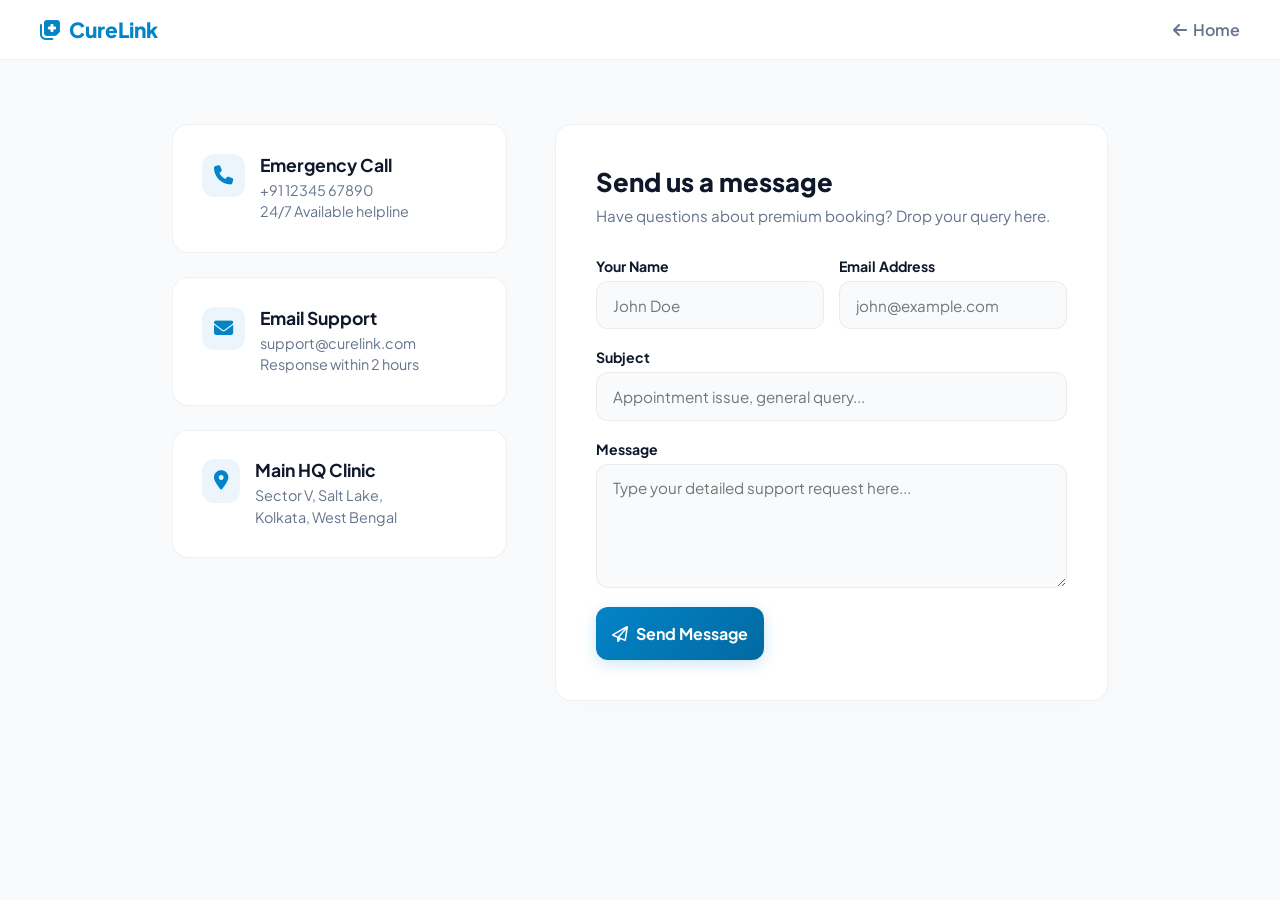
<file: contact.html>
<!DOCTYPE html>
<html lang="en">
<head>
    <meta charset="UTF-8">
    <meta name="viewport" content="width=device-width, initial-scale=1.0">
    <title>Contact Support - CureLink</title>
    <link href="https://fonts.googleapis.com/css2?family=Plus+Jakarta+Sans:wght@400;500;600;700;800&display=swap" rel="stylesheet">
    <link rel="stylesheet" href="https://cdnjs.cloudflare.com/ajax/libs/font-awesome/6.5.2/css/all.min.css">
    
    <style>
        :root {
            --primary: #0284c7;
            --primary-hover: #0369a1;
            --accent: #10b981;
            --bg-color: #f8fafc;
            --surface-color: #ffffff;
            --text-main: #0f172a;
            --text-muted: #64748b;
            --border: rgba(0, 0, 0, 0.06);
            --radius: 16px;
        }

        * { margin: 0; padding: 0; box-sizing: border-box; font-family: 'Plus Jakarta Sans', sans-serif; }
        body { background-color: var(--bg-color); color: var(--text-main); }

        .navbar { background: var(--surface-color); border-bottom: 1px solid var(--border); padding: 1rem 2rem; }
        .nav-container { max-width: 1200px; margin: 0 auto; display: flex; justify-content: space-between; align-items: center; }
        .logo { font-size: 1.3rem; font-weight: 800; color: var(--primary); text-decoration: none; display: flex; align-items: center; gap: 8px; }
        .back-btn { text-decoration: none; color: var(--text-muted); font-weight: 600; display: flex; align-items: center; gap: 6px; }
        .back-btn:hover { color: var(--primary); }

        .container { max-width: 1000px; margin: 4rem auto; padding: 0 2rem; display: grid; grid-template-columns: 1.2fr 1.8fr; gap: 3rem; }

        /* Left Column: Contact Cards */
        .info-sidebar { display: flex; flex-direction: column; gap: 1.5rem; }
        .info-card { background: var(--surface-color); padding: 1.8rem; border-radius: var(--radius); border: 1px solid var(--border); display: flex; gap: 15px; align-items: flex-start; }
        .info-card i { background: rgba(2, 132, 199, 0.08); color: var(--primary); padding: 12px; border-radius: 12px; font-size: 1.2rem; }
        .info-card h4 { font-size: 1.1rem; font-weight: 700; margin-bottom: 4px; }
        .info-card p { color: var(--text-muted); font-size: 0.9rem; line-height: 1.5; }

        /* Right Column: Contact Form */
        .contact-form-wrapper { background: var(--surface-color); padding: 2.5rem; border-radius: var(--radius); border: 1px solid var(--border); box-shadow: 0 10px 25px rgba(0,0,0,0.01); }
        .contact-form-wrapper h2 { font-size: 1.6rem; font-weight: 800; margin-bottom: 0.5rem; }
        .contact-form-wrapper p { color: var(--text-muted); font-size: 0.95rem; margin-bottom: 2rem; }

        .form-group { margin-bottom: 1.2rem; display: flex; flex-direction: column; gap: 6px; }
        .form-row { display: grid; grid-template-columns: 1fr 1fr; gap: 15px; }
        .form-group label { font-size: 0.88rem; font-weight: 700; }
        .form-group input, .form-group textarea { padding: 0.85rem 1rem; border-radius: 12px; border: 1px solid var(--border); background: #f8fafc; font-size: 0.95rem; outline: none; }
        .form-group input:focus, .form-group textarea:focus { border-color: var(--primary); background: #fff; box-shadow: 0 0 0 4px rgba(2, 132, 199, 0.06); }

        .send-btn { padding: 1rem; border: none; border-radius: 12px; background: linear-gradient(135deg, var(--primary), var(--primary-hover)); color: white; font-size: 1rem; font-weight: 700; cursor: pointer; display: flex; align-items: center; justify-content: center; gap: 8px; box-shadow: 0 4px 15px rgba(2, 132, 199, 0.2); }
        .send-btn:hover { transform: translateY(-2px); box-shadow: 0 6px 20px rgba(2, 132, 199, 0.3); }

        @media (max-width: 768px) { .container { grid-template-columns: 1fr; } .form-row { grid-template-columns: 1fr; gap: 0; } }
    </style>
</head>
<body>

    <header class="navbar">
        <div class="nav-container">
            <a href="index.html" class="logo"><i class="fa-solid fa-notes-medical"></i> CureLink</a>
            <a href="index.html" class="back-btn"><i class="fa-solid fa-arrow-left"></i> Home</a>
        </div>
    </header>

    <main class="container">
        <div class="info-sidebar">
            <div class="info-card">
                <i class="fa-solid fa-phone"></i>
                <div>
                    <h4>Emergency Call</h4>
                    <p>+91 12345 67890<br>24/7 Available helpline</p>
                </div>
            </div>
            <div class="info-card">
                <i class="fa-solid fa-envelope"></i>
                <div>
                    <h4>Email Support</h4>
                    <p>support@curelink.com<br>Response within 2 hours</p>
                </div>
            </div>
            <div class="info-card">
                <i class="fa-solid fa-location-dot"></i>
                <div>
                    <h4>Main HQ Clinic</h4>
                    <p>Sector V, Salt Lake,<br>Kolkata, West Bengal</p>
                </div>
            </div>
        </div>

        <div class="contact-form-wrapper">
            <h2>Send us a message</h2>
            <p>Have questions about premium booking? Drop your query here.</p>
            
            <form id="contactForm">
                <div class="form-row">
                    <div class="form-group">
                        <label>Your Name</label>
                        <input type="text" placeholder="John Doe" required>
                    </div>
                    <div class="form-group">
                        <label>Email Address</label>
                        <input type="email" placeholder="john@example.com" required>
                    </div>
                </div>
                <div class="form-group">
                    <label>Subject</label>
                    <input type="text" placeholder="Appointment issue, general query..." required>
                </div>
                <div class="form-group">
                    <label>Message</label>
                    <textarea rows="5" placeholder="Type your detailed support request here..." required></textarea>
                </div>
                <button type="submit" class="send-btn"><i class="fa-regular fa-paper-plane"></i> Send Message</button>
            </form>
        </div>
    </main>

    <script>
        document.getElementById('contactForm').addEventListener('submit', (e) => {
            e.preventDefault();
            alert("📩 Thank you! Your support ticket has been registered. Our health executive will mail you shortly.");
            window.location.href = 'index.html';
        });
    </script>
</body>
</html>
</file>
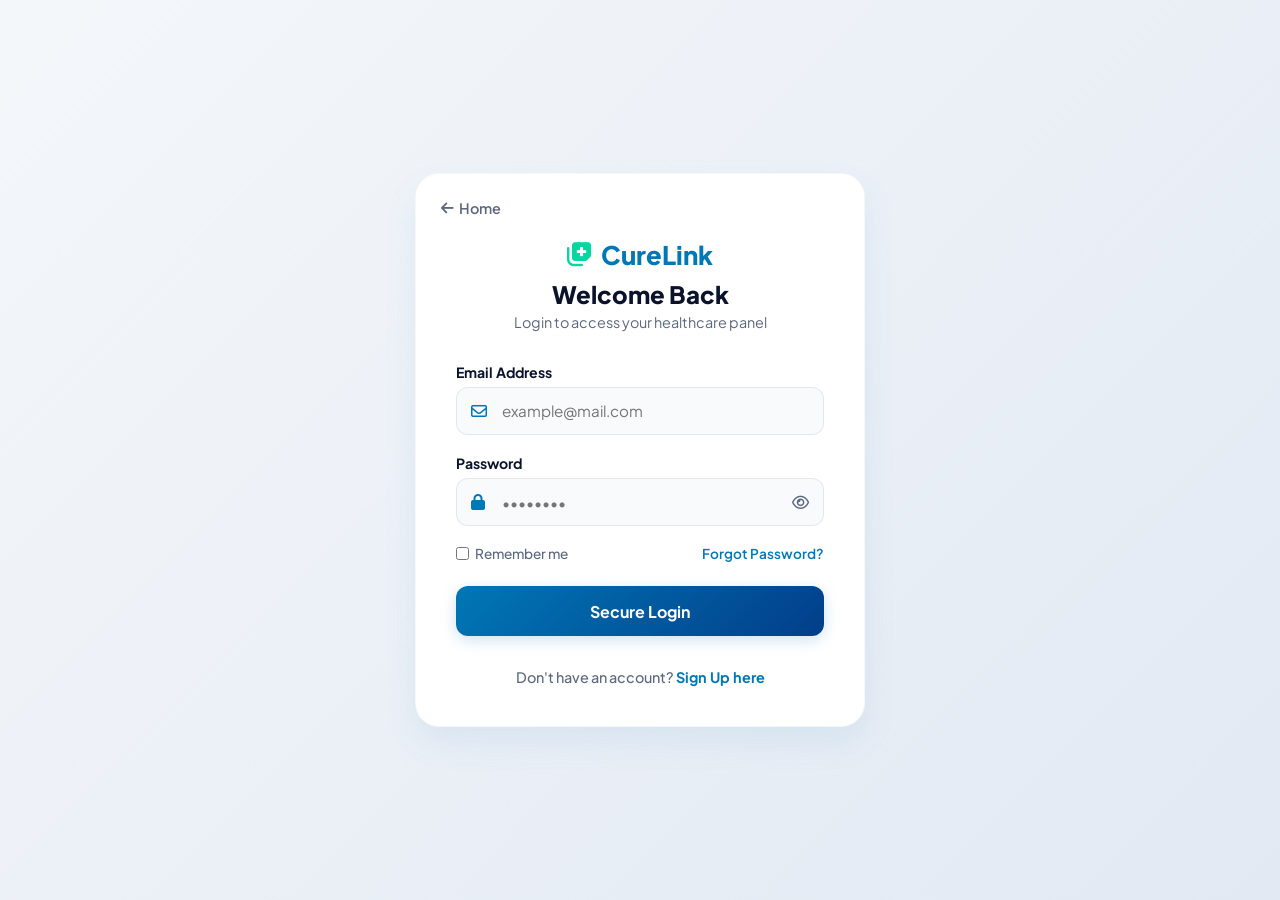
<file: login.html>
<!DOCTYPE html>
<html lang="en">
<head>
    <meta charset="UTF-8">
    <meta name="viewport" content="width=device-width, initial-scale=1.0">
    <title>Login - CureLink Premium</title>
    <link href="https://fonts.googleapis.com/css2?family=Plus+Jakarta+Sans:wght@400;500;600;700;800&display=swap" rel="stylesheet">
    <link rel="stylesheet" href="https://cdnjs.cloudflare.com/ajax/libs/font-awesome/6.5.2/css/all.min.css">
    
    <style>
        * { margin: 0; padding: 0; box-sizing: border-box; font-family: 'Plus Jakarta Sans', sans-serif; }
        body { background: linear-gradient(135deg, #f4f7fa 0%, #e2e9f3 100%); display: flex; justify-content: center; align-items: center; min-height: 100vh; padding: 20px; }
        .auth-container { background: #ffffff; width: 100%; max-width: 450px; padding: 2.5rem; border-radius: 24px; box-shadow: 0 15px 35px rgba(0, 119, 182, 0.08); border: 1px solid rgba(0,0,0,0.03); position: relative; }
        .back-home { position: absolute; top: 25px; left: 25px; text-decoration: none; color: #5c677d; font-size: 0.9rem; font-weight: 600; display: flex; align-items: center; gap: 5px; }
        .back-home:hover { color: #0077b6; }
        .auth-header { text-align: center; margin-top: 1.5rem; margin-bottom: 2rem; }
        .auth-header .logo { font-size: 1.6rem; font-weight: 800; color: #0077b6; display: flex; align-items: center; justify-content: center; gap: 8px; margin-bottom: 0.5rem; }
        .auth-header .logo i { color: #06d6a0; }
        .auth-header h2 { font-size: 1.5rem; font-weight: 800; color: #0b132b; }
        .auth-header p { color: #5c677d; font-size: 0.9rem; margin-top: 4px; }
        .form-group { margin-bottom: 1.2rem; display: flex; flex-direction: column; gap: 6px; }
        .form-group label { font-size: 0.88rem; font-weight: 700; color: #0b132b; }
        .input-wrapper { position: relative; display: flex; align-items: center; }
        .input-wrapper i.input-icon { position: absolute; left: 15px; color: #0077b6; font-size: 1rem; }
        .input-wrapper input { width: 100%; padding: 0.85rem 2.8rem 0.85rem 2.8rem; border-radius: 12px; border: 1px solid rgba(0,0,0,0.08); background: #f8fafc; font-size: 0.95rem; outline: none; transition: all 0.2s ease; }
        .input-wrapper input:focus { border-color: #0077b6; background: #ffffff; box-shadow: 0 0 0 4px rgba(0, 119, 182, 0.06); }
        .toggle-password { position: absolute; right: 15px; color: #5c677d; cursor: pointer; font-size: 0.95rem; }
        .toggle-password:hover { color: #0077b6; }
        .form-actions { display: flex; justify-content: space-between; align-items: center; font-size: 0.85rem; margin-bottom: 1.5rem; }
        .remember-me { display: flex; align-items: center; gap: 6px; color: #5c677d; font-weight: 500; cursor: pointer; }
        .forgot-pass { color: #0077b6; text-decoration: none; font-weight: 600; }
        .forgot-pass:hover { text-decoration: underline; }
        .submit-btn { width: 100%; padding: 0.9rem; border: none; border-radius: 12px; background: linear-gradient(135deg, #0077b6, #023e8a); color: white; font-size: 1rem; font-weight: 700; cursor: pointer; box-shadow: 0 4px 15px rgba(0, 119, 182, 0.2); transition: transform 0.2s ease, box-shadow 0.2s ease; }
        .submit-btn:hover { transform: translateY(-2px); box-shadow: 0 6px 20px rgba(0, 119, 182, 0.3); }
        .auth-footer { text-align: center; margin-top: 2rem; font-size: 0.9rem; color: #5c677d; font-weight: 500; }
        .auth-footer a { color: #0077b6; text-decoration: none; font-weight: 700; }
        .auth-footer a:hover { text-decoration: underline; }
    </style>
</head>
<body>

    <div class="auth-container">
        <a href="index.html" class="back-home"><i class="fa-solid fa-arrow-left"></i> Home</a>
        
        <div class="auth-header">
            <div class="logo"><i class="fa-solid fa-notes-medical"></i> CureLink</div>
            <h2>Welcome Back</h2>
            <p>Login to access your healthcare panel</p>
        </div>

        <form id="loginForm">
            <div class="form-group">
                <label>Email Address</label>
                <div class="input-wrapper">
                    <i class="fa-regular fa-envelope input-icon"></i>
                    <input type="email" placeholder="example@mail.com" required>
                </div>
            </div>

            <div class="form-group">
                <label>Password</label>
                <div class="input-wrapper">
                    <i class="fa-solid fa-lock input-icon"></i>
                    <input type="password" id="password" placeholder="••••••••" required>
                    <i class="fa-regular fa-eye toggle-password" id="togglePassword"></i>
                </div>
            </div>

            <div class="form-actions">
                <label class="remember-me">
                    <input type="checkbox"> Remember me
                </label>
                <a href="#" class="forgot-pass">Forgot Password?</a>
            </div>

            <button type="submit" class="submit-btn">Secure Login</button>
        </form>

        <div class="auth-footer">
            Don't have an account? <a href="sigup.html">Sign Up here</a>
        </div>
    </div>

    <script>
        // Password Show/Hide Functionality
        const togglePassword = document.getElementById('togglePassword');
        const passwordInput = document.getElementById('password');

        togglePassword.addEventListener('click', () => {
            const type = passwordInput.getAttribute('type') === 'password' ? 'text' : 'password';
            passwordInput.setAttribute('type', type);
            togglePassword.classList.toggle('fa-eye');
            togglePassword.classList.toggle('fa-eye-slash');
        });

        // Form Submit Redirection
        document.getElementById('loginForm').addEventListener('submit', (e) => {
            e.preventDefault();
            window.location.href = 'dashboard.html'; // Direct dashboard-e chole jabe
        });
    </script>
</body>
</html>
</file>
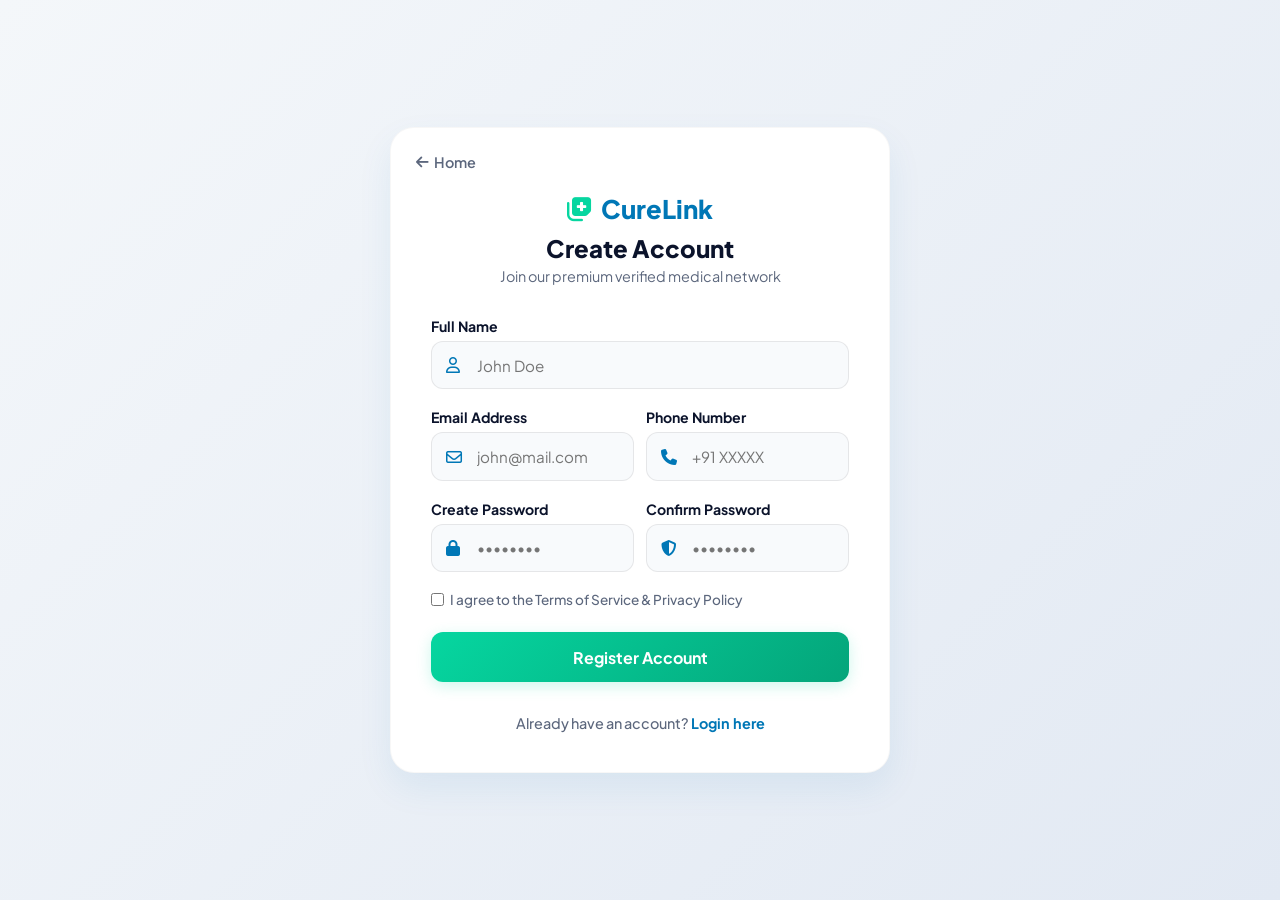
<file: sigup.html>
<!DOCTYPE html>
<html lang="en">
<head>
    <meta charset="UTF-8">
    <meta name="viewport" content="width=device-width, initial-scale=1.0">
    <title>Sign Up - CureLink Premium</title>
    <link href="https://fonts.googleapis.com/css2?family=Plus+Jakarta+Sans:wght@400;500;600;700;800&display=swap" rel="stylesheet">
    <link rel="stylesheet" href="https://cdnjs.cloudflare.com/ajax/libs/font-awesome/6.5.2/css/all.min.css">
    
    <style>
        * { margin: 0; padding: 0; box-sizing: border-box; font-family: 'Plus Jakarta Sans', sans-serif; }
        body { background: linear-gradient(135deg, #f4f7fa 0%, #e2e9f3 100%); display: flex; justify-content: center; align-items: center; min-height: 100vh; padding: 20px; }
        .auth-container { background: #ffffff; width: 100%; max-width: 500px; padding: 2.5rem; border-radius: 24px; box-shadow: 0 15px 35px rgba(0, 119, 182, 0.08); border: 1px solid rgba(0,0,0,0.03); position: relative; }
        .back-home { position: absolute; top: 25px; left: 25px; text-decoration: none; color: #5c677d; font-size: 0.9rem; font-weight: 600; display: flex; align-items: center; gap: 5px; }
        .back-home:hover { color: #0077b6; }
        .auth-header { text-align: center; margin-top: 1.5rem; margin-bottom: 2rem; }
        .auth-header .logo { font-size: 1.6rem; font-weight: 800; color: #0077b6; display: flex; align-items: center; justify-content: center; gap: 8px; margin-bottom: 0.5rem; }
        .auth-header .logo i { color: #06d6a0; }
        .auth-header h2 { font-size: 1.5rem; font-weight: 800; color: #0b132b; }
        .auth-header p { color: #5c677d; font-size: 0.9rem; margin-top: 4px; }
        .form-group { margin-bottom: 1.2rem; display: flex; flex-direction: column; gap: 6px; }
        .form-row { display: grid; grid-template-columns: 1fr 1fr; gap: 12px; }
        .form-group label { font-size: 0.88rem; font-weight: 700; color: #0b132b; }
        .input-wrapper { position: relative; display: flex; align-items: center; }
        .input-wrapper i.input-icon { position: absolute; left: 15px; color: #0077b6; font-size: 1rem; }
        .input-wrapper input { width: 100%; padding: 0.85rem 1rem 0.85rem 2.8rem; border-radius: 12px; border: 1px solid rgba(0,0,0,0.08); background: #f8fafc; font-size: 0.95rem; outline: none; transition: all 0.2s ease; }
        .input-wrapper input:focus { border-color: #0077b6; background: #ffffff; box-shadow: 0 0 0 4px rgba(0, 119, 182, 0.06); }
        .terms { display: flex; align-items: center; gap: 6px; color: #5c677d; font-size: 0.85rem; font-weight: 500; margin-bottom: 1.5rem; cursor: pointer; }
        .submit-btn { width: 100%; padding: 0.9rem; border: none; border-radius: 12px; background: linear-gradient(135deg, #06d6a0, #04a57a); color: white; font-size: 1rem; font-weight: 700; cursor: pointer; box-shadow: 0 4px 15px rgba(6, 214, 160, 0.2); transition: transform 0.2s ease, box-shadow 0.2s ease; }
        .submit-btn:hover { transform: translateY(-2px); box-shadow: 0 6px 20px rgba(6, 214, 160, 0.3); }
        .auth-footer { text-align: center; margin-top: 2rem; font-size: 0.9rem; color: #5c677d; font-weight: 500; }
        .auth-footer a { color: #0077b6; text-decoration: none; font-weight: 700; }
        .auth-footer a:hover { text-decoration: underline; }
        .error-message { color: #ef4444; font-size: 0.85rem; font-weight: 600; display: none; margin-top: 2px; }
        
        @media (max-width: 500px) { .form-row { grid-template-columns: 1fr; gap: 0; } }
    </style>
</head>
<body>

    <div class="auth-container">
        <a href="index.html" class="back-home"><i class="fa-solid fa-arrow-left"></i> Home</a>
        
        <div class="auth-header">
            <div class="logo"><i class="fa-solid fa-notes-medical"></i> CureLink</div>
            <h2>Create Account</h2>
            <p>Join our premium verified medical network</p>
        </div>

        <form id="signupForm">
            <div class="form-group">
                <label>Full Name</label>
                <div class="input-wrapper">
                    <i class="fa-regular fa-user input-icon"></i>
                    <input type="text" placeholder="John Doe" required>
                </div>
            </div>

            <div class="form-row">
                <div class="form-group">
                    <label>Email Address</label>
                    <div class="input-wrapper">
                        <i class="fa-regular fa-envelope input-icon"></i>
                        <input type="email" placeholder="john@mail.com" required>
                    </div>
                </div>
                <div class="form-group">
                    <label>Phone Number</label>
                    <div class="input-wrapper">
                        <i class="fa-solid fa-phone input-icon"></i>
                        <input type="tel" placeholder="+91 XXXXX" required>
                    </div>
                </div>
            </div>

            <div class="form-row">
                <div class="form-group">
                    <label>Create Password</label>
                    <div class="input-wrapper">
                        <i class="fa-solid fa-lock input-icon"></i>
                        <input type="password" id="password" placeholder="••••••••" required>
                    </div>
                </div>
                <div class="form-group">
                    <label>Confirm Password</label>
                    <div class="input-wrapper">
                        <i class="fa-solid fa-shield-halved input-icon"></i>
                        <input type="password" id="confirmPassword" placeholder="••••••••" required>
                    </div>
                </div>
            </div>
            <div class="error-message" id="errorMsg">❌ Passwords do not match!</div>

            <label class="terms">
                <input type="checkbox" required> I agree to the Terms of Service & Privacy Policy
            </label>

            <button type="submit" class="submit-btn">Register Account</button>
        </form>

        <div class="auth-footer">
            Already have an account? <a href="login.html">Login here</a>
        </div>
    </div>

    <script>
        const form = document.getElementById('signupForm');
        const password = document.getElementById('password');
        const confirmPassword = document.getElementById('confirmPassword');
        const errorMsg = document.getElementById('errorMsg');

        form.addEventListener('submit', (e) => {
            e.preventDefault();
            
            // Validation Engine
            if (password.value !== confirmPassword.value) {
                errorMsg.style.display = 'block';
                confirmPassword.style.borderColor = '#ef4444';
            } else {
                errorMsg.style.display = 'none';
                window.location.href = 'login.html'; // Successfully registered hole login page-e niye jabe
            }
        });
    </script>
</body>
</html>
</file>
